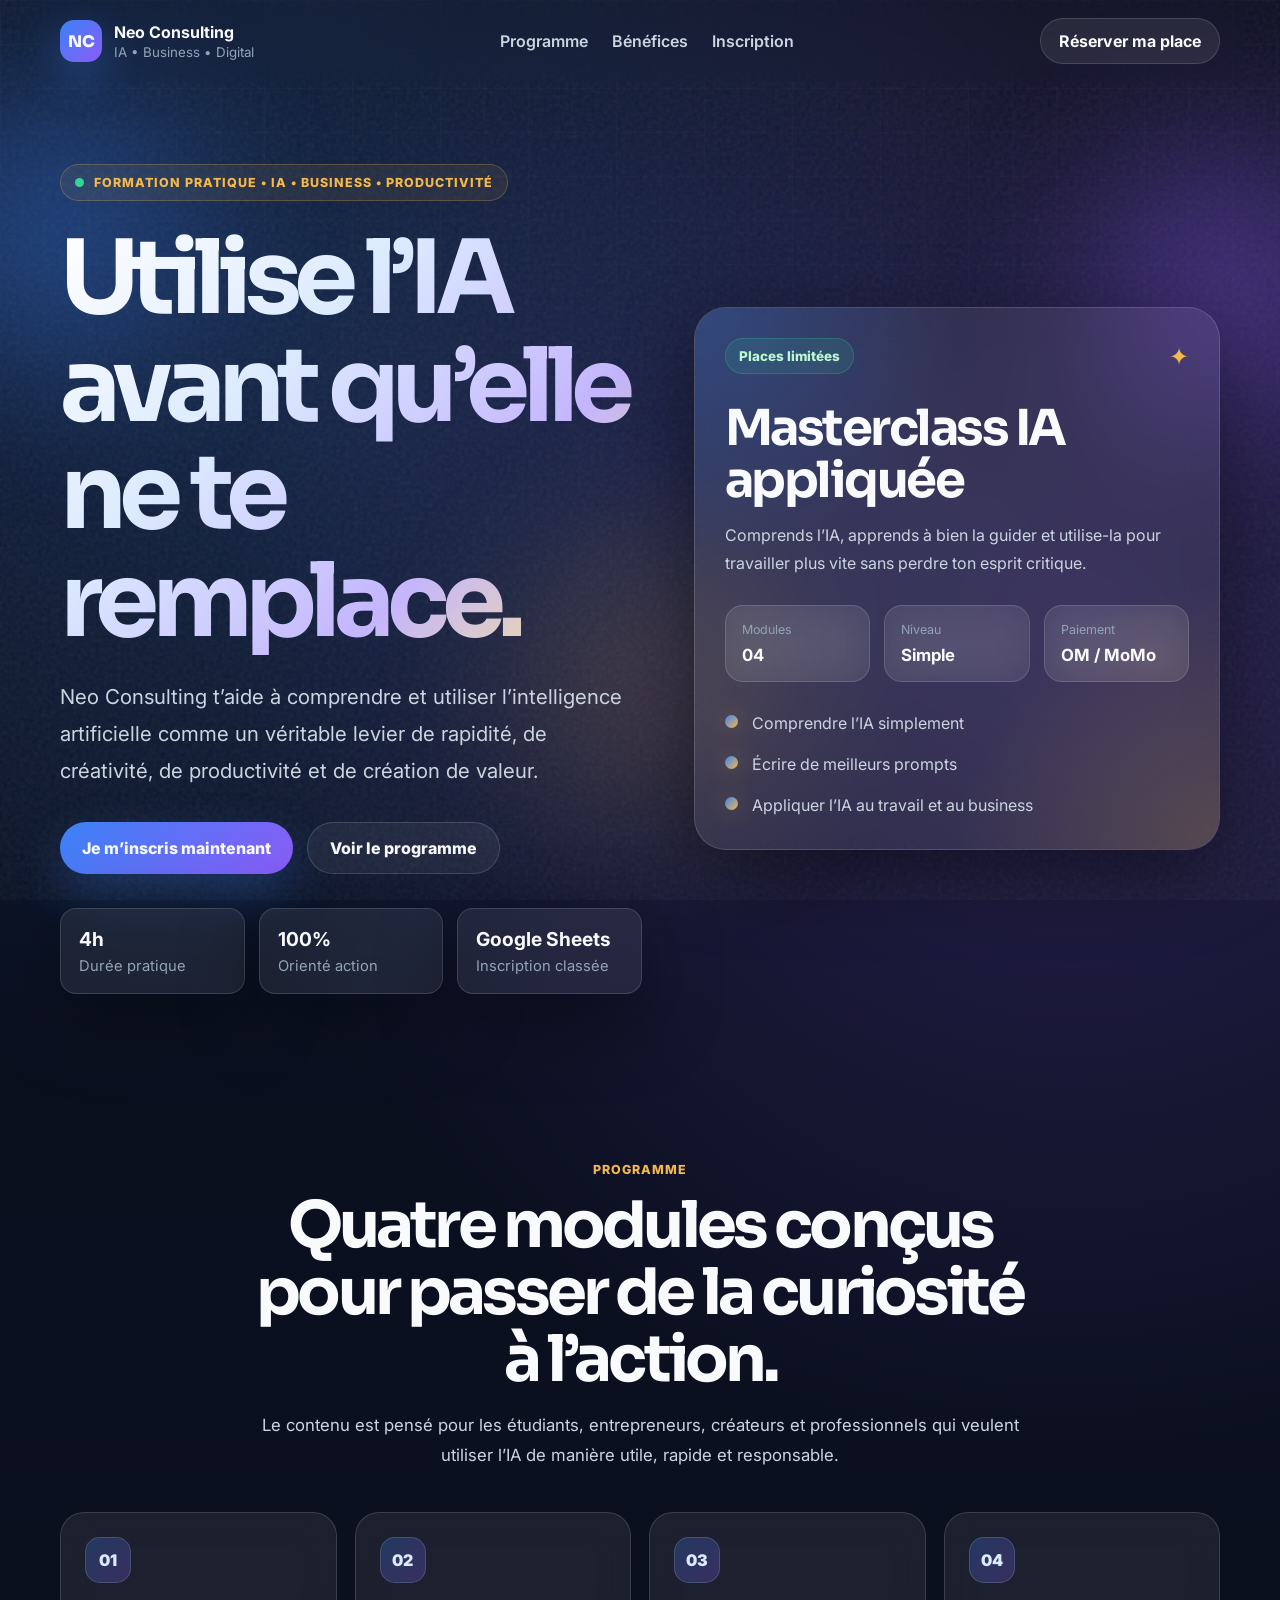
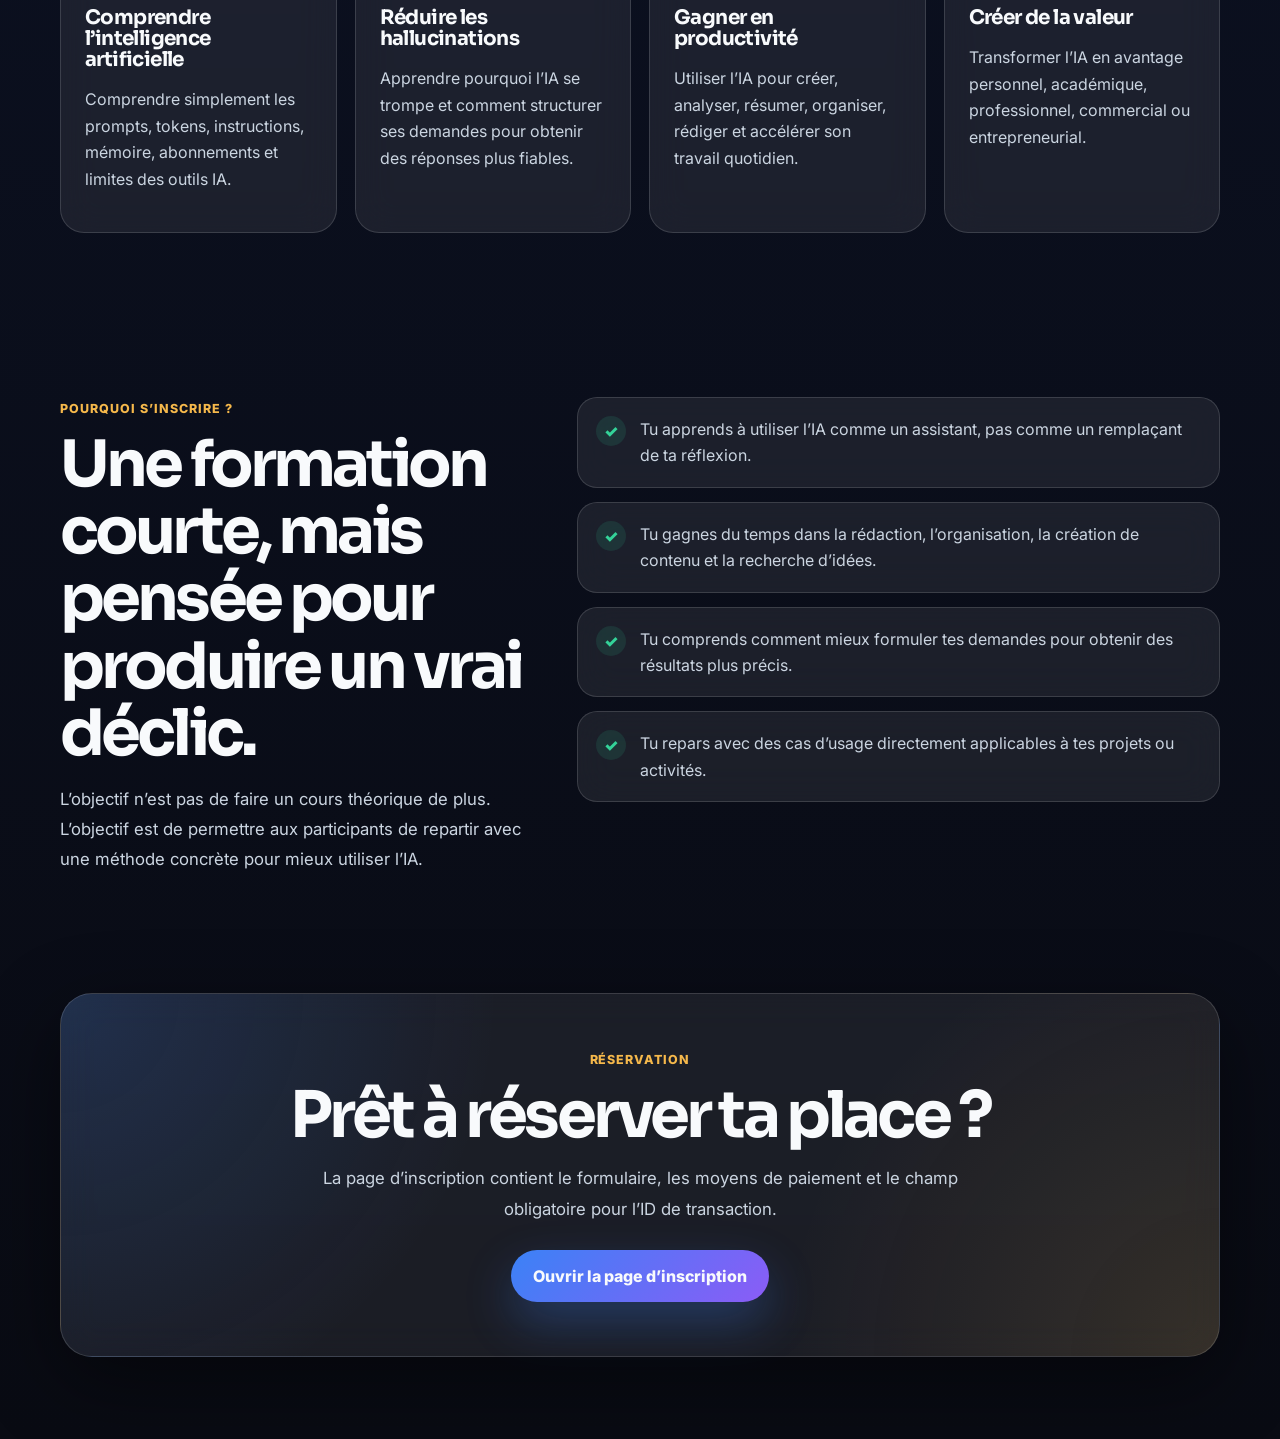
<file: index.html>
<!DOCTYPE html>
<html lang="fr">
<head>
  <meta charset="UTF-8" />
  <meta name="viewport" content="width=device-width, initial-scale=1.0" />
  <title>Inscription Neo Consulting — Masterclass IA</title>
  <meta name="description" content="Inscrivez-vous à la masterclass IA pratique pour apprendre à utiliser l’intelligence artificielle comme un outil de productivité, de business et de création de valeur." />
  <link rel="preconnect" href="https://fonts.googleapis.com">
  <link rel="preconnect" href="https://fonts.gstatic.com" crossorigin>
  <link href="https://fonts.googleapis.com/css2?family=Inter:wght@400;500;600;700;800;900&family=Sora:wght@500;600;700;800&display=swap" rel="stylesheet">
  <link rel="stylesheet" href="Style.css" />
</head>
<body>
  <div class="site-noise"></div>
  <div class="orb orb-blue"></div>
  <div class="orb orb-violet"></div>
  <div class="orb orb-gold"></div>

  <header class="nav">
    <a href="#top" class="brand" aria-label="Retour en haut de page">
      <span class="brand-mark">NC</span>
      <span>
        <strong>Neo Consulting</strong>
        <small>IA • Business • Digital</small>
      </span>
    </a>

    <nav class="nav-links" aria-label="Navigation principale">
      <a href="#programme">Programme</a>
      <a href="#benefices">Bénéfices</a>
      <a href="inscription.html">Inscription</a>
    </nav>

    <a href="inscription.html" class="nav-cta">Réserver ma place</a>
  </header>

  <main id="top">
    <section class="hero section">
      <div class="hero-content reveal">
        <div class="eyebrow">
          <span class="pulse-dot"></span>
          Formation pratique • IA • Business • Productivité
        </div>

        <h1>Utilise l’IA avant qu’elle ne te remplace.</h1>

        <p class="hero-lead">
          Neo Consulting t’aide à comprendre et utiliser l’intelligence artificielle comme un véritable levier de rapidité, de créativité, de productivité et de création de valeur.
        </p>

        <div class="hero-actions">
          <a href="inscription.html" class="btn btn-primary">Je m’inscris maintenant</a>
          <a href="#programme" class="btn btn-secondary">Voir le programme</a>
        </div>

        <div class="trust-row" aria-label="Informations principales de la formation">
          <div>
            <strong>4h</strong>
            <span>Durée pratique</span>
          </div>
          <div>
            <strong>100%</strong>
            <span>Orienté action</span>
          </div>
          <div>
            <strong>Google Sheets</strong>
            <span>Inscription classée</span>
          </div>
        </div>
      </div>

      <aside class="hero-card reveal">
        <div class="card-glow"></div>
        <div class="hero-card-header">
          <span class="status-pill">Places limitées</span>
          <span class="spark">✦</span>
        </div>

        <h2>Masterclass IA appliquée</h2>
        <p>Comprends l’IA, apprends à bien la guider et utilise-la pour travailler plus vite sans perdre ton esprit critique.</p>

        <div class="mini-dashboard">
          <div class="metric-card">
            <span>Modules</span>
            <strong>04</strong>
          </div>
          <div class="metric-card">
            <span>Niveau</span>
            <strong>Simple</strong>
          </div>
          <div class="metric-card">
            <span>Paiement</span>
            <strong>OM / MoMo</strong>
          </div>
        </div>

        <div class="timeline">
          <div>
            <span></span>
            <p>Comprendre l’IA simplement</p>
          </div>
          <div>
            <span></span>
            <p>Écrire de meilleurs prompts</p>
          </div>
          <div>
            <span></span>
            <p>Appliquer l’IA au travail et au business</p>
          </div>
        </div>
      </aside>
    </section>

    <section id="programme" class="section reveal">
      <div class="section-heading">
        <span class="section-tag">Programme</span>
        <h2>Quatre modules conçus pour passer de la curiosité à l’action.</h2>
        <p>Le contenu est pensé pour les étudiants, entrepreneurs, créateurs et professionnels qui veulent utiliser l’IA de manière utile, rapide et responsable.</p>
      </div>

      <div class="module-grid">
        <article class="module-card">
          <span class="module-icon">01</span>
          <h3>Comprendre l’intelligence artificielle</h3>
          <p>Comprendre simplement les prompts, tokens, instructions, mémoire, abonnements et limites des outils IA.</p>
        </article>
        <article class="module-card">
          <span class="module-icon">02</span>
          <h3>Réduire les hallucinations</h3>
          <p>Apprendre pourquoi l’IA se trompe et comment structurer ses demandes pour obtenir des réponses plus fiables.</p>
        </article>
        <article class="module-card">
          <span class="module-icon">03</span>
          <h3>Gagner en productivité</h3>
          <p>Utiliser l’IA pour créer, analyser, résumer, organiser, rédiger et accélérer son travail quotidien.</p>
        </article>
        <article class="module-card">
          <span class="module-icon">04</span>
          <h3>Créer de la valeur</h3>
          <p>Transformer l’IA en avantage personnel, académique, professionnel, commercial ou entrepreneurial.</p>
        </article>
      </div>
    </section>

    <section id="benefices" class="section split-section reveal">
      <div>
        <span class="section-tag">Pourquoi s’inscrire ?</span>
        <h2>Une formation courte, mais pensée pour produire un vrai déclic.</h2>
        <p class="muted">
          L’objectif n’est pas de faire un cours théorique de plus. L’objectif est de permettre aux participants de repartir avec une méthode concrète pour mieux utiliser l’IA.
        </p>
      </div>

      <div class="benefit-list">
        <div class="benefit-item">
          <span>✓</span>
          <p>Tu apprends à utiliser l’IA comme un assistant, pas comme un remplaçant de ta réflexion.</p>
        </div>
        <div class="benefit-item">
          <span>✓</span>
          <p>Tu gagnes du temps dans la rédaction, l’organisation, la création de contenu et la recherche d’idées.</p>
        </div>
        <div class="benefit-item">
          <span>✓</span>
          <p>Tu comprends comment mieux formuler tes demandes pour obtenir des résultats plus précis.</p>
        </div>
        <div class="benefit-item">
          <span>✓</span>
          <p>Tu repars avec des cas d’usage directement applicables à tes projets ou activités.</p>
        </div>
      </div>
    </section>

    <section class="section final-cta reveal">
      <div class="final-cta-card">
        <span class="section-tag">Réservation</span>
        <h2>Prêt à réserver ta place ?</h2>
        <p>La page d’inscription contient le formulaire, les moyens de paiement et le champ obligatoire pour l’ID de transaction.</p>
        <a href="inscription.html" class="btn btn-primary">Ouvrir la page d’inscription</a>
      </div>
    </section>
  </main>

  <a href="inscription.html" class="mobile-sticky-cta">S’inscrire maintenant</a>

  <script src="Config.js"></script>
  <script src="Script.js"></script>
</body>
</html>
</file>
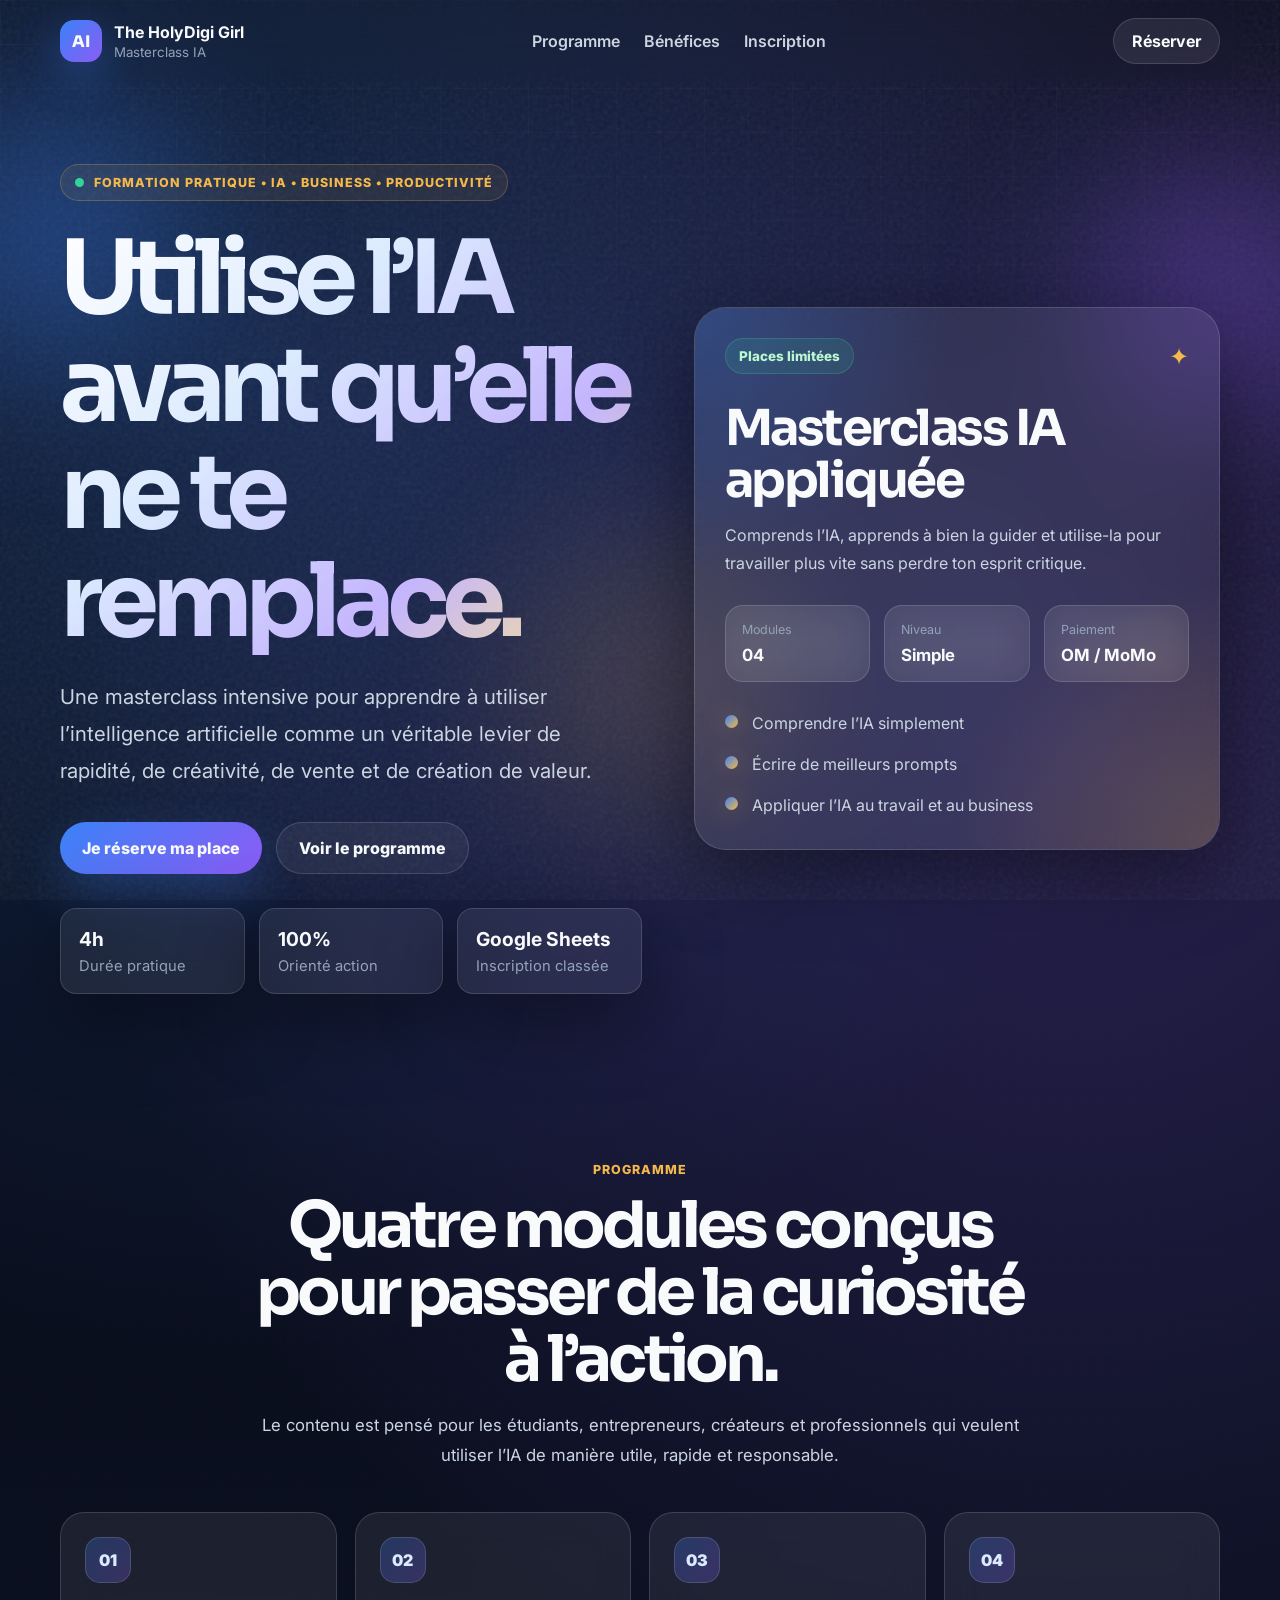
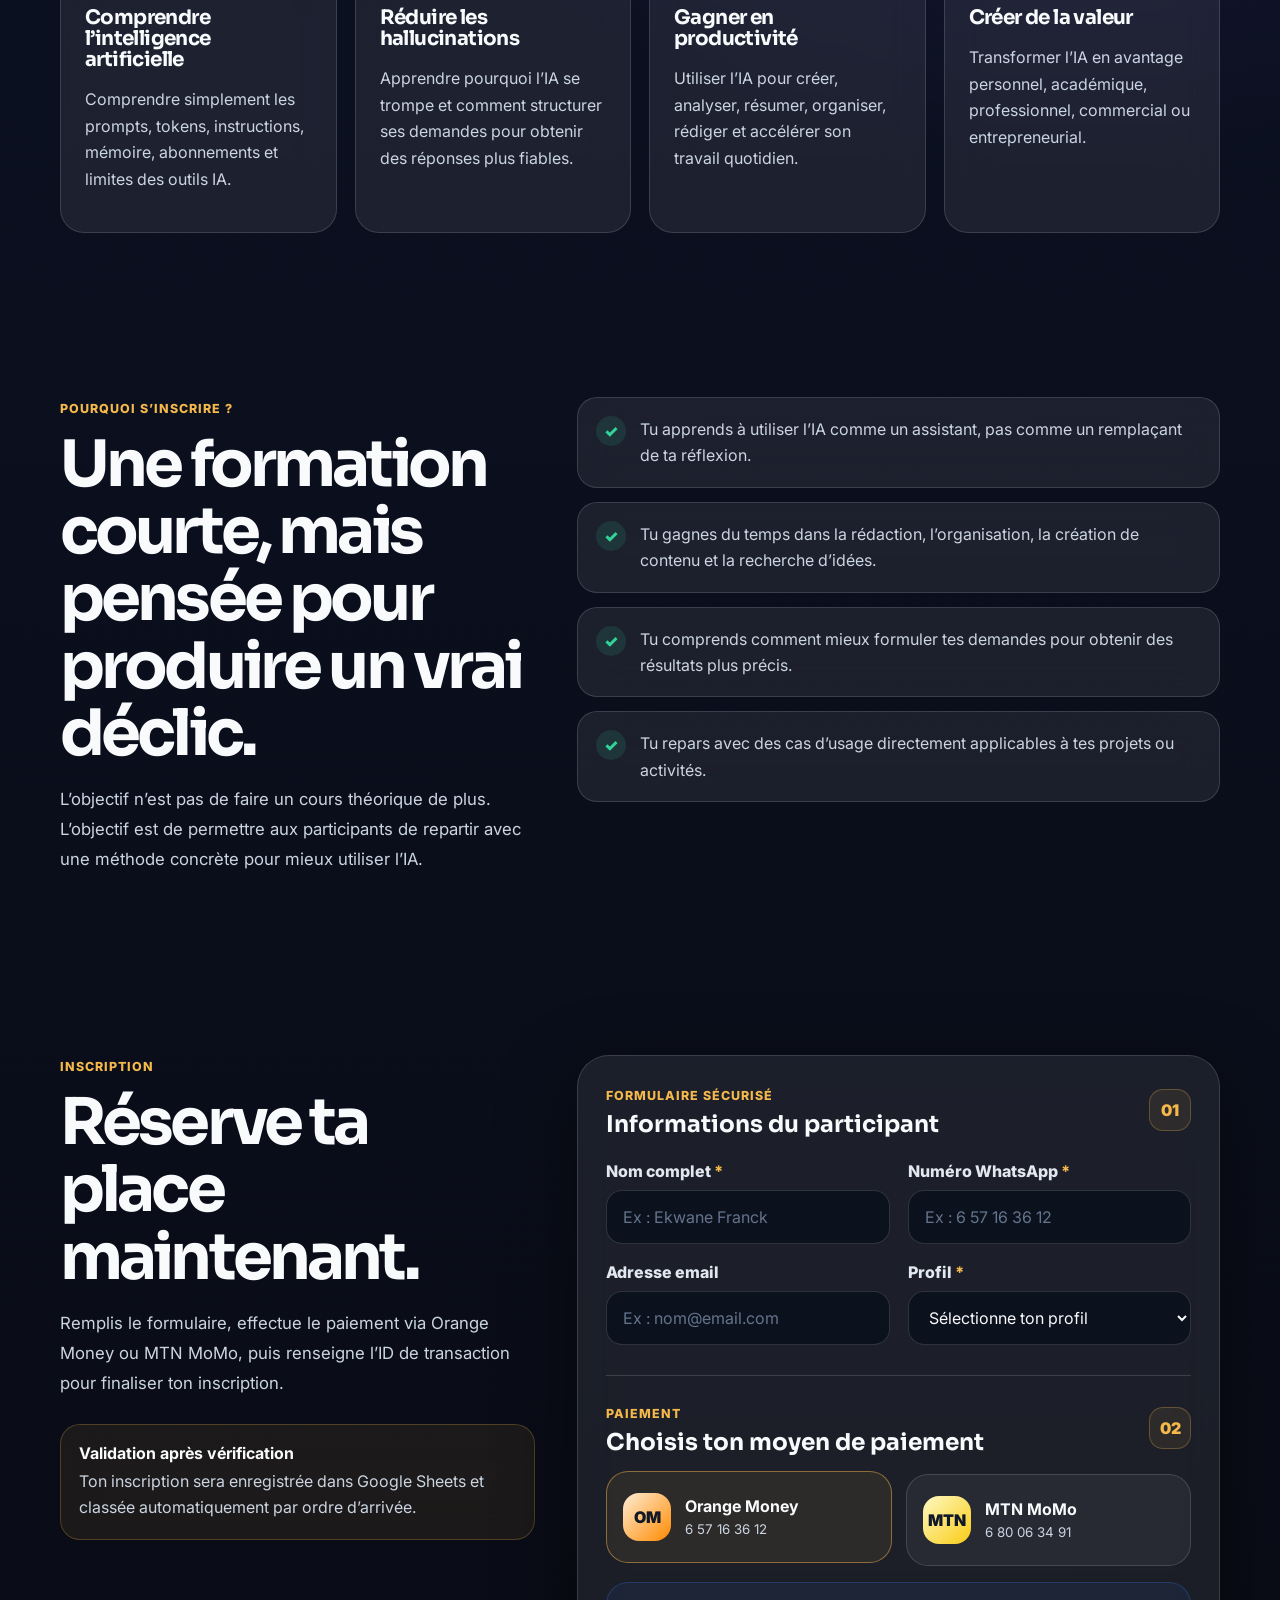
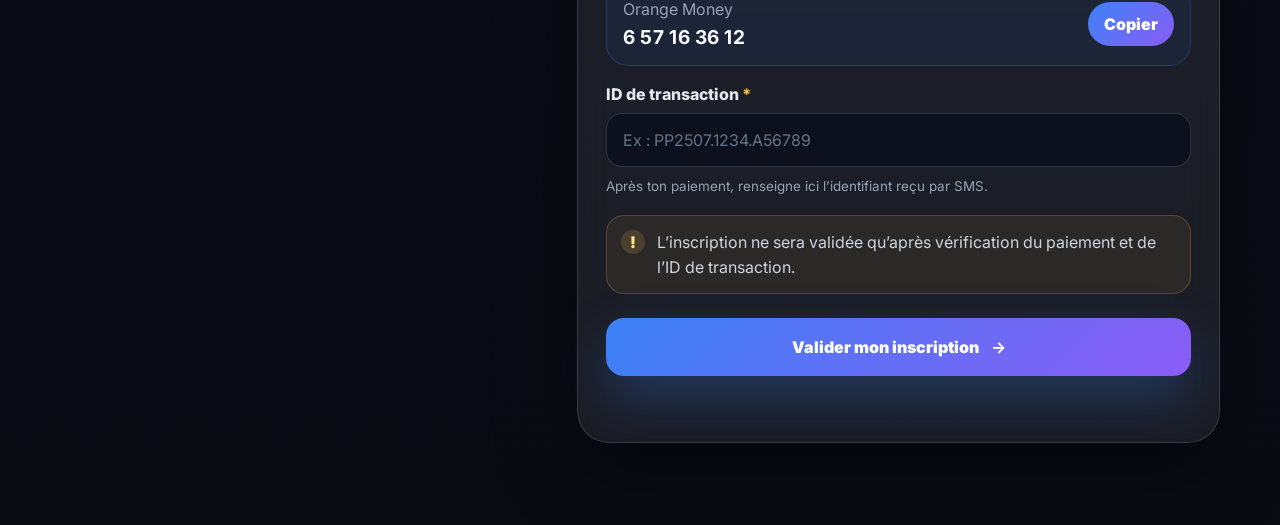
<file: Inscription.html>
<!DOCTYPE html>
<html lang="fr">
<head>
  <meta charset="UTF-8" />
  <meta name="viewport" content="width=device-width, initial-scale=1.0" />
  <title>Inscription Masterclass IA — The HolyDigi Girl</title>
  <meta name="description" content="Inscrivez-vous à la masterclass IA pratique pour apprendre à utiliser l’intelligence artificielle comme un outil de productivité, de business et de création de valeur." />
  <link rel="preconnect" href="https://fonts.googleapis.com">
  <link rel="preconnect" href="https://fonts.gstatic.com" crossorigin>
  <link href="https://fonts.googleapis.com/css2?family=Inter:wght@400;500;600;700;800;900&family=Sora:wght@500;600;700;800&display=swap" rel="stylesheet">
  <link rel="stylesheet" href="Style.css" />
</head>
<body>
  <div class="site-noise"></div>
  <div class="orb orb-blue"></div>
  <div class="orb orb-violet"></div>
  <div class="orb orb-gold"></div>

  <header class="nav">
    <a href="#top" class="brand" aria-label="Retour en haut de page">
      <span class="brand-mark">AI</span>
      <span>
        <strong>The HolyDigi Girl</strong>
        <small>Masterclass IA</small>
      </span>
    </a>

    <nav class="nav-links" aria-label="Navigation principale">
      <a href="#programme">Programme</a>
      <a href="#benefices">Bénéfices</a>
      <a href="#inscription">Inscription</a>
    </nav>

    <a href="#inscription" class="nav-cta">Réserver</a>
  </header>

  <main id="top">
    <section class="hero section">
      <div class="hero-content reveal">
        <div class="eyebrow">
          <span class="pulse-dot"></span>
          Formation pratique • IA • Business • Productivité
        </div>

        <h1>Utilise l’IA avant qu’elle ne te remplace.</h1>

        <p class="hero-lead">
          Une masterclass intensive pour apprendre à utiliser l’intelligence artificielle comme un véritable levier de rapidité, de créativité, de vente et de création de valeur.
        </p>

        <div class="hero-actions">
          <a href="#inscription" class="btn btn-primary">Je réserve ma place</a>
          <a href="#programme" class="btn btn-secondary">Voir le programme</a>
        </div>

        <div class="trust-row" aria-label="Informations principales de la formation">
          <div>
            <strong>4h</strong>
            <span>Durée pratique</span>
          </div>
          <div>
            <strong>100%</strong>
            <span>Orienté action</span>
          </div>
          <div>
            <strong>Google Sheets</strong>
            <span>Inscription classée</span>
          </div>
        </div>
      </div>

      <aside class="hero-card reveal">
        <div class="card-glow"></div>
        <div class="hero-card-header">
          <span class="status-pill">Places limitées</span>
          <span class="spark">✦</span>
        </div>

        <h2>Masterclass IA appliquée</h2>
        <p>Comprends l’IA, apprends à bien la guider et utilise-la pour travailler plus vite sans perdre ton esprit critique.</p>

        <div class="mini-dashboard">
          <div class="metric-card">
            <span>Modules</span>
            <strong>04</strong>
          </div>
          <div class="metric-card">
            <span>Niveau</span>
            <strong>Simple</strong>
          </div>
          <div class="metric-card">
            <span>Paiement</span>
            <strong>OM / MoMo</strong>
          </div>
        </div>

        <div class="timeline">
          <div>
            <span></span>
            <p>Comprendre l’IA simplement</p>
          </div>
          <div>
            <span></span>
            <p>Écrire de meilleurs prompts</p>
          </div>
          <div>
            <span></span>
            <p>Appliquer l’IA au travail et au business</p>
          </div>
        </div>
      </aside>
    </section>

    <section id="programme" class="section reveal">
      <div class="section-heading">
        <span class="section-tag">Programme</span>
        <h2>Quatre modules conçus pour passer de la curiosité à l’action.</h2>
        <p>Le contenu est pensé pour les étudiants, entrepreneurs, créateurs et professionnels qui veulent utiliser l’IA de manière utile, rapide et responsable.</p>
      </div>

      <div class="module-grid">
        <article class="module-card">
          <span class="module-icon">01</span>
          <h3>Comprendre l’intelligence artificielle</h3>
          <p>Comprendre simplement les prompts, tokens, instructions, mémoire, abonnements et limites des outils IA.</p>
        </article>
        <article class="module-card">
          <span class="module-icon">02</span>
          <h3>Réduire les hallucinations</h3>
          <p>Apprendre pourquoi l’IA se trompe et comment structurer ses demandes pour obtenir des réponses plus fiables.</p>
        </article>
        <article class="module-card">
          <span class="module-icon">03</span>
          <h3>Gagner en productivité</h3>
          <p>Utiliser l’IA pour créer, analyser, résumer, organiser, rédiger et accélérer son travail quotidien.</p>
        </article>
        <article class="module-card">
          <span class="module-icon">04</span>
          <h3>Créer de la valeur</h3>
          <p>Transformer l’IA en avantage personnel, académique, professionnel, commercial ou entrepreneurial.</p>
        </article>
      </div>
    </section>

    <section id="benefices" class="section split-section reveal">
      <div>
        <span class="section-tag">Pourquoi s’inscrire ?</span>
        <h2>Une formation courte, mais pensée pour produire un vrai déclic.</h2>
        <p class="muted">
          L’objectif n’est pas de faire un cours théorique de plus. L’objectif est de permettre aux participants de repartir avec une méthode concrète pour mieux utiliser l’IA.
        </p>
      </div>

      <div class="benefit-list">
        <div class="benefit-item">
          <span>✓</span>
          <p>Tu apprends à utiliser l’IA comme un assistant, pas comme un remplaçant de ta réflexion.</p>
        </div>
        <div class="benefit-item">
          <span>✓</span>
          <p>Tu gagnes du temps dans la rédaction, l’organisation, la création de contenu et la recherche d’idées.</p>
        </div>
        <div class="benefit-item">
          <span>✓</span>
          <p>Tu comprends comment mieux formuler tes demandes pour obtenir des résultats plus précis.</p>
        </div>
        <div class="benefit-item">
          <span>✓</span>
          <p>Tu repars avec des cas d’usage directement applicables à tes projets ou activités.</p>
        </div>
      </div>
    </section>

    <section id="inscription" class="section registration-section reveal">
      <div class="registration-copy">
        <span class="section-tag">Inscription</span>
        <h2>Réserve ta place maintenant.</h2>
        <p>
          Remplis le formulaire, effectue le paiement via Orange Money ou MTN MoMo, puis renseigne l’ID de transaction pour finaliser ton inscription.
        </p>

        <div class="security-note">
          <strong>Validation après vérification</strong>
          <span>Ton inscription sera enregistrée dans Google Sheets et classée automatiquement par ordre d’arrivée.</span>
        </div>
      </div>

      <form id="registrationForm" class="form-card" novalidate>
        <div class="form-header">
          <div>
            <span class="form-kicker">Formulaire sécurisé</span>
            <h3>Informations du participant</h3>
          </div>
          <span class="form-step">01</span>
        </div>

        <div class="form-grid">
          <div class="field-group">
            <label for="fullName">Nom complet <span>*</span></label>
            <input type="text" id="fullName" name="fullName" placeholder="Ex : Ekwane Franck" required />
            <small class="error-message">Le nom complet est obligatoire.</small>
          </div>

          <div class="field-group">
            <label for="whatsapp">Numéro WhatsApp <span>*</span></label>
            <input type="tel" id="whatsapp" name="whatsapp" placeholder="Ex : 6 57 16 36 12" required />
            <small class="error-message">Le numéro WhatsApp est obligatoire.</small>
          </div>

          <div class="field-group">
            <label for="email">Adresse email</label>
            <input type="email" id="email" name="email" placeholder="Ex : nom@email.com" />
            <small class="error-message">Entre une adresse email valide.</small>
          </div>

          <div class="field-group">
            <label for="profile">Profil <span>*</span></label>
            <select id="profile" name="profile" required>
              <option value="">Sélectionne ton profil</option>
              <option>Étudiant(e)</option>
              <option>Entrepreneur(e)</option>
              <option>Salarié(e)</option>
              <option>Créateur / créatrice de contenu</option>
              <option>Autre</option>
            </select>
            <small class="error-message">Le profil est obligatoire.</small>
          </div>
        </div>

        <div class="payment-panel">
          <div class="payment-header">
            <div>
              <span class="form-kicker">Paiement</span>
              <h3>Choisis ton moyen de paiement</h3>
            </div>
            <span class="form-step">02</span>
          </div>

          <div class="payment-options" role="radiogroup" aria-label="Mode de paiement">
            <label class="payment-card active" data-provider="Orange Money">
              <input type="radio" name="paymentMethod" value="Orange Money" checked required />
              <span class="payment-logo orange">OM</span>
              <span>
                <strong>Orange Money</strong>
                <small>6 57 16 36 12</small>
              </span>
            </label>

            <label class="payment-card" data-provider="MTN Mobile Money">
              <input type="radio" name="paymentMethod" value="MTN Mobile Money" required />
              <span class="payment-logo mtn">MTN</span>
              <span>
                <strong>MTN MoMo</strong>
                <small>6 80 06 34 91</small>
              </span>
            </label>
          </div>

          <div class="copy-box">
            <div>
              <span id="selectedPaymentName">Orange Money</span>
              <strong id="selectedPaymentNumber">6 57 16 36 12</strong>
            </div>
            <button type="button" id="copyButton" class="copy-btn">Copier</button>
          </div>

          <div class="field-group transaction-field">
            <label for="transactionId">ID de transaction <span>*</span></label>
            <input type="text" id="transactionId" name="transactionId" placeholder="Ex : PP2507.1234.A56789" required />
            <small class="help-text">Après ton paiement, renseigne ici l’identifiant reçu par SMS.</small>
            <small class="error-message">L’ID de transaction est obligatoire pour valider l’inscription.</small>
          </div>

          <input type="hidden" id="paymentNumber" name="paymentNumber" value="6 57 16 36 12" />

          <div class="payment-warning">
            <span>!</span>
            <p>L’inscription ne sera validée qu’après vérification du paiement et de l’ID de transaction.</p>
          </div>
        </div>

        <button type="submit" class="submit-btn">
          <span>Valider mon inscription</span>
          <strong>→</strong>
        </button>

        <p id="formStatus" class="form-status" role="status" aria-live="polite"></p>
      </form>
    </section>
  </main>

  <a href="#inscription" class="mobile-sticky-cta">S’inscrire maintenant</a>

  <script src="Config.js"></script>
  <script src="Script.js"></script>
</body>
</html>
</file>
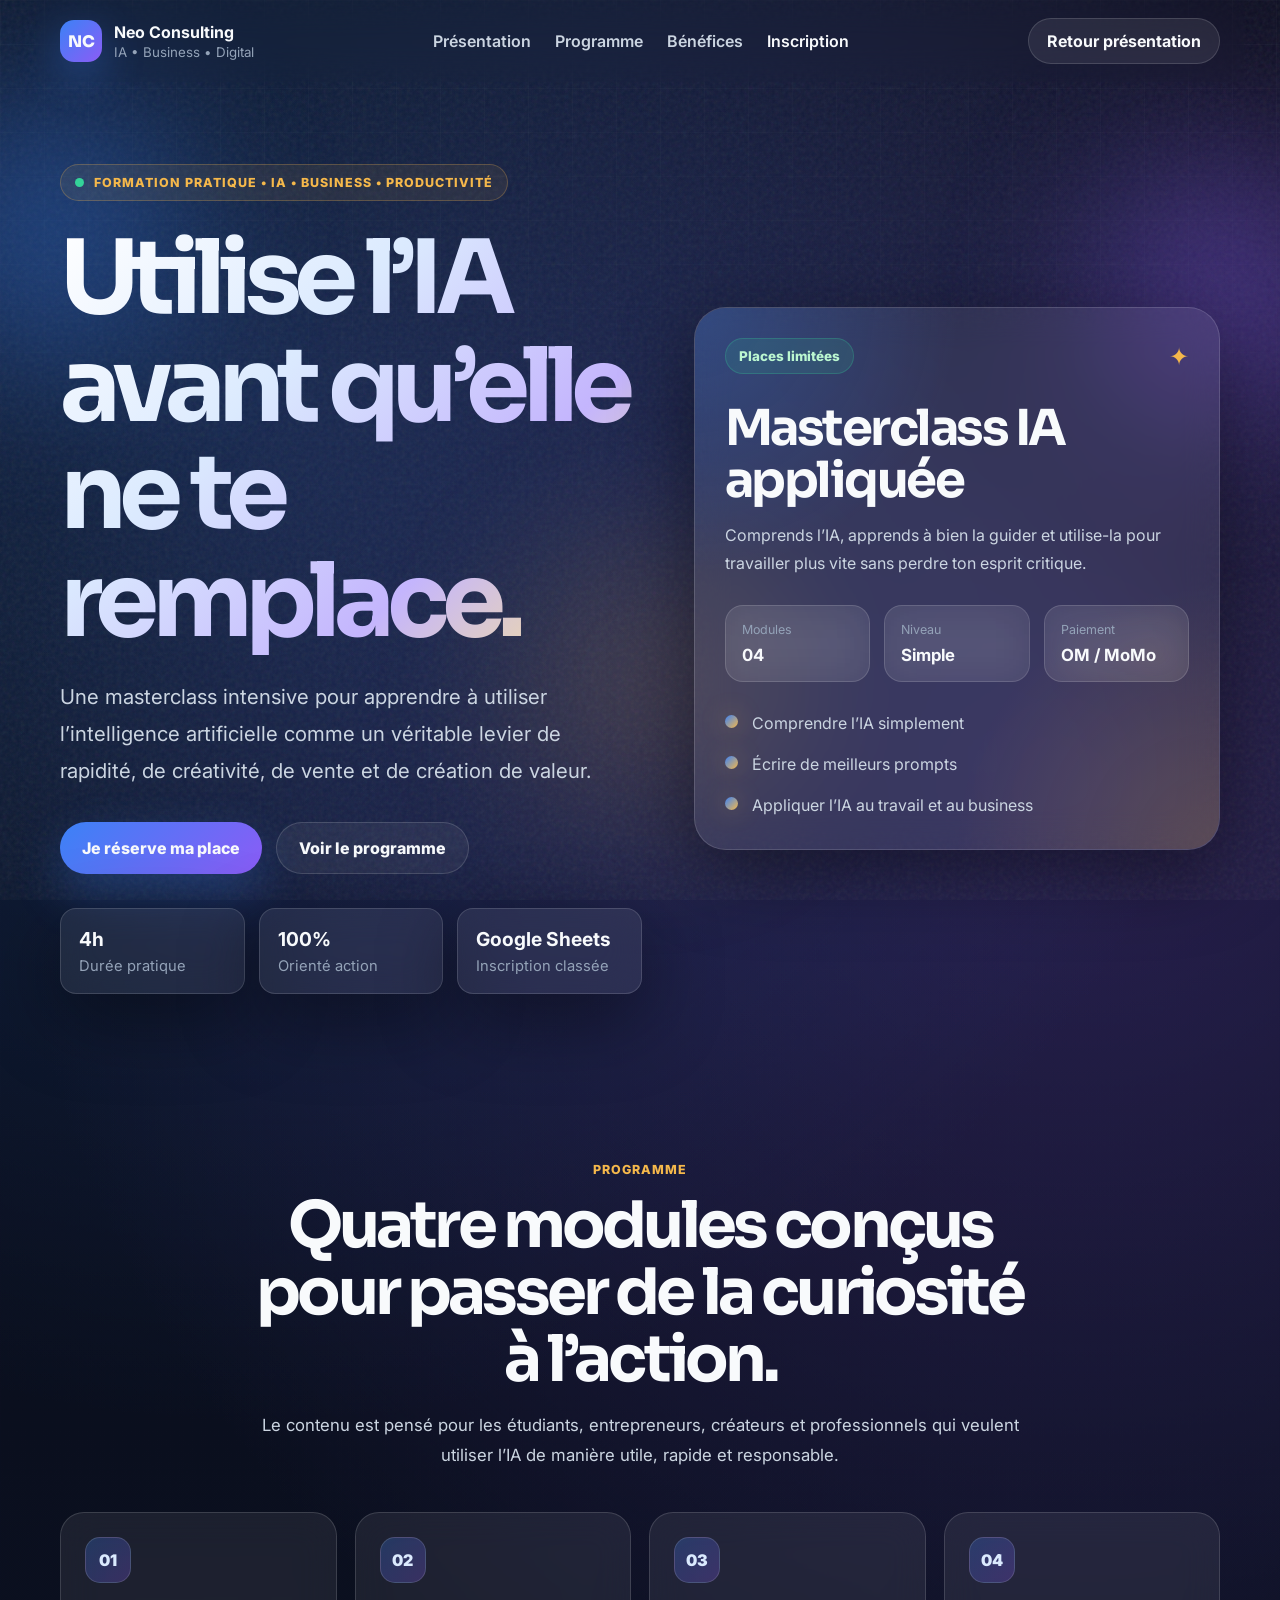
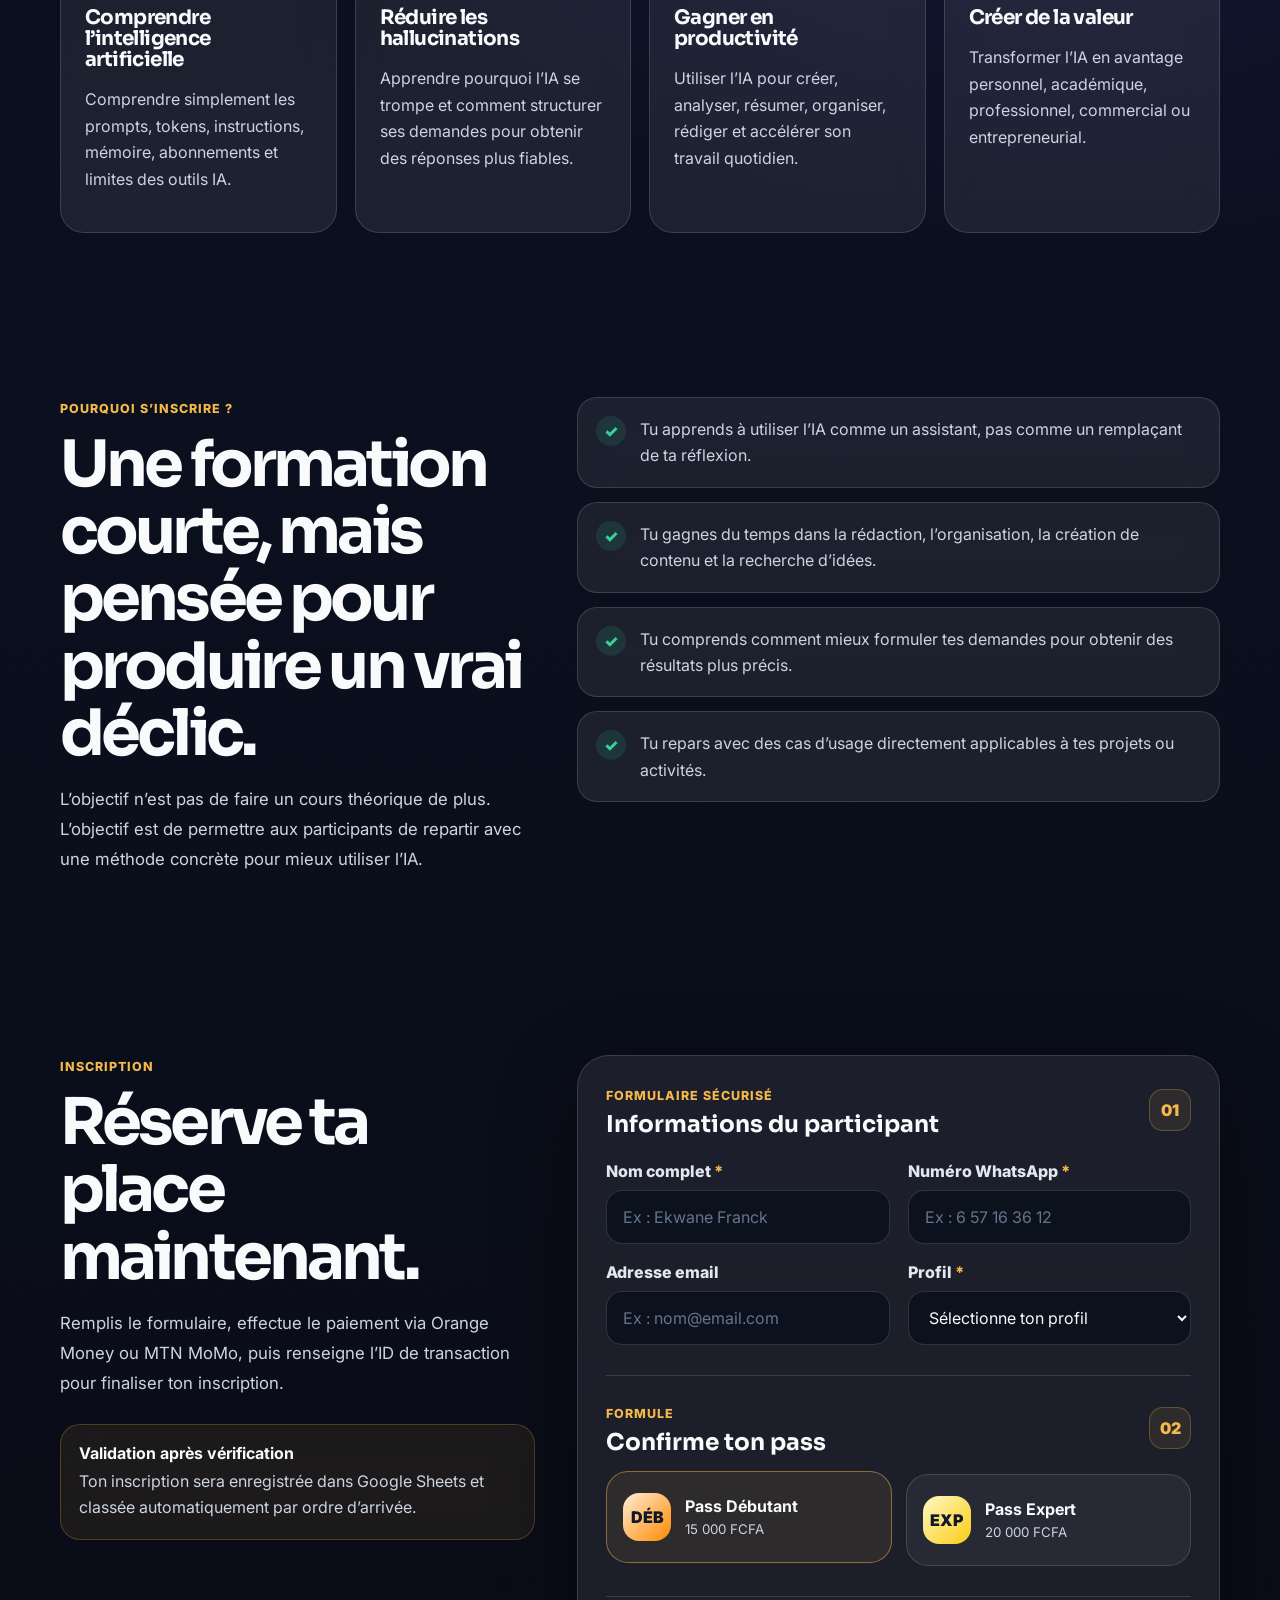
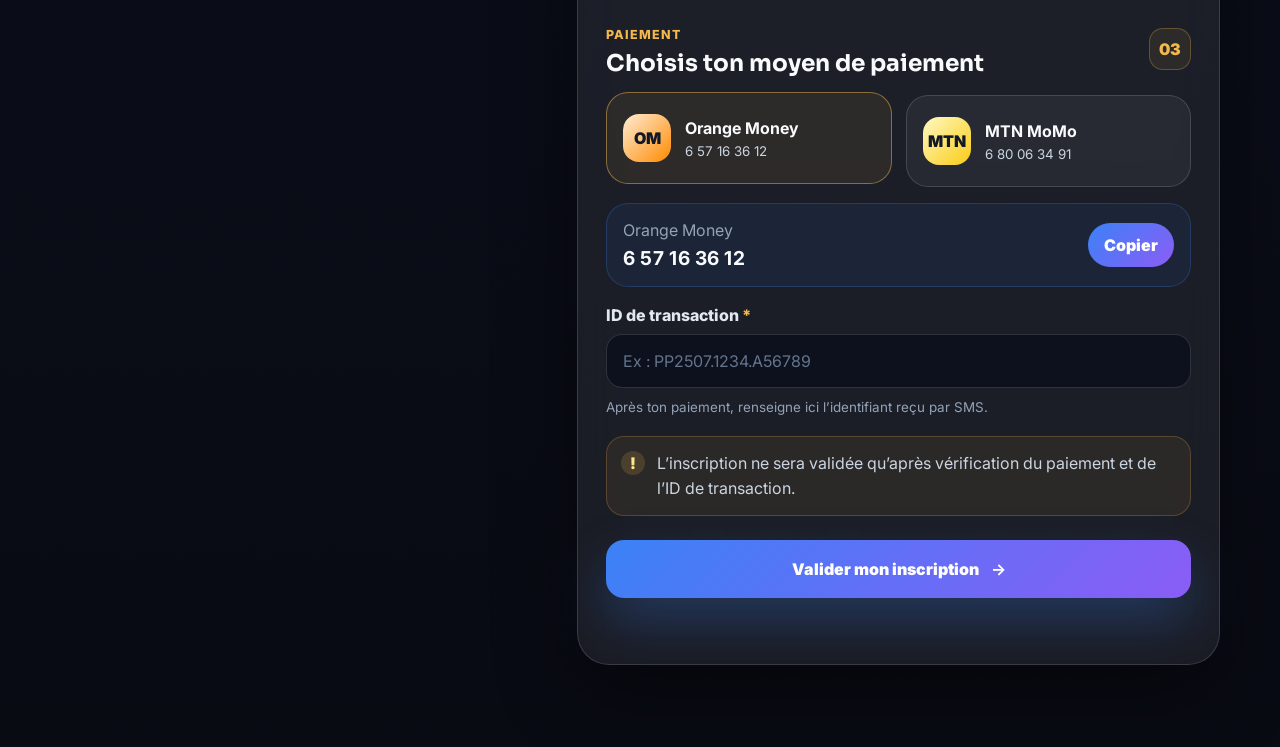
<file: inscription.html>
<!DOCTYPE html>
<html lang="fr">
<head>
  <meta charset="UTF-8" />
  <meta name="viewport" content="width=device-width, initial-scale=1.0" />
  <title>Inscription Neo Consulting — Masterclass IA</title>
  <meta name="description" content="Inscrivez-vous à la masterclass IA pratique pour apprendre à utiliser l’intelligence artificielle comme un outil de productivité, de business et de création de valeur." />
  <link rel="preconnect" href="https://fonts.googleapis.com">
  <link rel="preconnect" href="https://fonts.gstatic.com" crossorigin>
  <link href="https://fonts.googleapis.com/css2?family=Inter:wght@400;500;600;700;800;900&family=Sora:wght@500;600;700;800&display=swap" rel="stylesheet">
  <link rel="stylesheet" href="Style.css" />
</head>
<body>
  <div class="site-noise"></div>
  <div class="orb orb-blue"></div>
  <div class="orb orb-violet"></div>
  <div class="orb orb-gold"></div>

  <header class="nav">
    <a href="#top" class="brand" aria-label="Retour en haut de page">
      <span class="brand-mark">NC</span>
      <span>
        <strong>Neo Consulting</strong>
        <small>IA • Business • Digital</small>
      </span>
    </a>

    <nav class="nav-links" aria-label="Navigation principale">
      <a href="index.html">Présentation</a>
      <a href="index.html#programme">Programme</a>
      <a href="index.html#benefices">Bénéfices</a>
      <a href="inscription.html" class="active">Inscription</a>
    </nav>

    <a href="index.html" class="nav-cta">Retour présentation</a>
  </header>

  <main id="top">
    <section class="hero section">
      <div class="hero-content reveal">
        <div class="eyebrow">
          <span class="pulse-dot"></span>
          Formation pratique • IA • Business • Productivité
        </div>

        <h1>Utilise l’IA avant qu’elle ne te remplace.</h1>

        <p class="hero-lead">
          Une masterclass intensive pour apprendre à utiliser l’intelligence artificielle comme un véritable levier de rapidité, de créativité, de vente et de création de valeur.
        </p>

        <div class="hero-actions">
          <a href="#inscription" class="btn btn-primary">Je réserve ma place</a>
          <a href="#programme" class="btn btn-secondary">Voir le programme</a>
        </div>

        <div class="trust-row" aria-label="Informations principales de la formation">
          <div>
            <strong>4h</strong>
            <span>Durée pratique</span>
          </div>
          <div>
            <strong>100%</strong>
            <span>Orienté action</span>
          </div>
          <div>
            <strong>Google Sheets</strong>
            <span>Inscription classée</span>
          </div>
        </div>
      </div>

      <aside class="hero-card reveal">
        <div class="card-glow"></div>
        <div class="hero-card-header">
          <span class="status-pill">Places limitées</span>
          <span class="spark">✦</span>
        </div>

        <h2>Masterclass IA appliquée</h2>
        <p>Comprends l’IA, apprends à bien la guider et utilise-la pour travailler plus vite sans perdre ton esprit critique.</p>

        <div class="mini-dashboard">
          <div class="metric-card">
            <span>Modules</span>
            <strong>04</strong>
          </div>
          <div class="metric-card">
            <span>Niveau</span>
            <strong>Simple</strong>
          </div>
          <div class="metric-card">
            <span>Paiement</span>
            <strong>OM / MoMo</strong>
          </div>
        </div>

        <div class="timeline">
          <div>
            <span></span>
            <p>Comprendre l’IA simplement</p>
          </div>
          <div>
            <span></span>
            <p>Écrire de meilleurs prompts</p>
          </div>
          <div>
            <span></span>
            <p>Appliquer l’IA au travail et au business</p>
          </div>
        </div>
      </aside>
    </section>

    <section id="programme" class="section reveal">
      <div class="section-heading">
        <span class="section-tag">Programme</span>
        <h2>Quatre modules conçus pour passer de la curiosité à l’action.</h2>
        <p>Le contenu est pensé pour les étudiants, entrepreneurs, créateurs et professionnels qui veulent utiliser l’IA de manière utile, rapide et responsable.</p>
      </div>

      <div class="module-grid">
        <article class="module-card">
          <span class="module-icon">01</span>
          <h3>Comprendre l’intelligence artificielle</h3>
          <p>Comprendre simplement les prompts, tokens, instructions, mémoire, abonnements et limites des outils IA.</p>
        </article>
        <article class="module-card">
          <span class="module-icon">02</span>
          <h3>Réduire les hallucinations</h3>
          <p>Apprendre pourquoi l’IA se trompe et comment structurer ses demandes pour obtenir des réponses plus fiables.</p>
        </article>
        <article class="module-card">
          <span class="module-icon">03</span>
          <h3>Gagner en productivité</h3>
          <p>Utiliser l’IA pour créer, analyser, résumer, organiser, rédiger et accélérer son travail quotidien.</p>
        </article>
        <article class="module-card">
          <span class="module-icon">04</span>
          <h3>Créer de la valeur</h3>
          <p>Transformer l’IA en avantage personnel, académique, professionnel, commercial ou entrepreneurial.</p>
        </article>
      </div>
    </section>

    <section id="benefices" class="section split-section reveal">
      <div>
        <span class="section-tag">Pourquoi s’inscrire ?</span>
        <h2>Une formation courte, mais pensée pour produire un vrai déclic.</h2>
        <p class="muted">
          L’objectif n’est pas de faire un cours théorique de plus. L’objectif est de permettre aux participants de repartir avec une méthode concrète pour mieux utiliser l’IA.
        </p>
      </div>

      <div class="benefit-list">
        <div class="benefit-item">
          <span>✓</span>
          <p>Tu apprends à utiliser l’IA comme un assistant, pas comme un remplaçant de ta réflexion.</p>
        </div>
        <div class="benefit-item">
          <span>✓</span>
          <p>Tu gagnes du temps dans la rédaction, l’organisation, la création de contenu et la recherche d’idées.</p>
        </div>
        <div class="benefit-item">
          <span>✓</span>
          <p>Tu comprends comment mieux formuler tes demandes pour obtenir des résultats plus précis.</p>
        </div>
        <div class="benefit-item">
          <span>✓</span>
          <p>Tu repars avec des cas d’usage directement applicables à tes projets ou activités.</p>
        </div>
      </div>
    </section>

    <section id="inscription" class="section registration-section reveal">
      <div class="registration-copy">
        <span class="section-tag">Inscription</span>
        <h2>Réserve ta place maintenant.</h2>
        <p>
          Remplis le formulaire, effectue le paiement via Orange Money ou MTN MoMo, puis renseigne l’ID de transaction pour finaliser ton inscription.
        </p>

        <div class="security-note">
          <strong>Validation après vérification</strong>
          <span>Ton inscription sera enregistrée dans Google Sheets et classée automatiquement par ordre d’arrivée.</span>
        </div>
      </div>

      <form id="registrationForm" class="form-card" novalidate>
        <div class="form-header">
          <div>
            <span class="form-kicker">Formulaire sécurisé</span>
            <h3>Informations du participant</h3>
          </div>
          <span class="form-step">01</span>
        </div>

        <div class="form-grid">
          <div class="field-group">
            <label for="fullName">Nom complet <span>*</span></label>
            <input type="text" id="fullName" name="fullName" placeholder="Ex : Ekwane Franck" required />
            <small class="error-message">Le nom complet est obligatoire.</small>
          </div>

          <div class="field-group">
            <label for="whatsapp">Numéro WhatsApp <span>*</span></label>
            <input type="tel" id="whatsapp" name="whatsapp" placeholder="Ex : 6 57 16 36 12" required />
            <small class="error-message">Le numéro WhatsApp est obligatoire.</small>
          </div>

          <div class="field-group">
            <label for="email">Adresse email</label>
            <input type="email" id="email" name="email" placeholder="Ex : nom@email.com" />
            <small class="error-message">Entre une adresse email valide.</small>
          </div>

          <div class="field-group">
            <label for="profile">Profil <span>*</span></label>
            <select id="profile" name="profile" required>
              <option value="">Sélectionne ton profil</option>
              <option>Étudiant(e)</option>
              <option>Entrepreneur(e)</option>
              <option>Salarié(e)</option>
              <option>Créateur / créatrice de contenu</option>
              <option>Autre</option>
            </select>
            <small class="error-message">Le profil est obligatoire.</small>
          </div>
        </div>

        <div class="payment-panel">
          <div class="payment-header">
            <div>
              <span class="form-kicker">Formule</span>
              <h3>Confirme ton pass</h3>
            </div>
            <span class="form-step">02</span>
          </div>

          <div class="payment-options" role="radiogroup" aria-label="Pass choisi">
            <label class="pass-card active" data-provider="Débutant">
              <input type="radio" name="pass" value="Débutant (15 000 FCFA)" checked required />
              <span class="payment-logo orange">DÉB</span>
              <span>
                <strong>Pass Débutant</strong>
                <small>15 000 FCFA</small>
              </span>
            </label>

            <label class="pass-card" data-provider="Expert">
              <input type="radio" name="pass" value="Expert (20 000 FCFA)" required />
              <span class="payment-logo mtn">EXP</span>
              <span>
                <strong>Pass Expert</strong>
                <small>20 000 FCFA</small>
              </span>
            </label>
          </div>
        </div>

        <div class="payment-panel">
          <div class="payment-header">
            <div>
              <span class="form-kicker">Paiement</span>
              <h3>Choisis ton moyen de paiement</h3>
            </div>
            <span class="form-step">03</span>
          </div>

          <div class="payment-options" role="radiogroup" aria-label="Mode de paiement">
            <label class="payment-card active" data-provider="Orange Money">
              <input type="radio" name="paymentMethod" value="Orange Money" checked required />
              <span class="payment-logo orange">OM</span>
              <span>
                <strong>Orange Money</strong>
                <small>6 57 16 36 12</small>
              </span>
            </label>

            <label class="payment-card" data-provider="MTN Mobile Money">
              <input type="radio" name="paymentMethod" value="MTN Mobile Money" required />
              <span class="payment-logo mtn">MTN</span>
              <span>
                <strong>MTN MoMo</strong>
                <small>6 80 06 34 91</small>
              </span>
            </label>
          </div>

          <div class="copy-box">
            <div>
              <span id="selectedPaymentName">Orange Money</span>
              <strong id="selectedPaymentNumber">6 57 16 36 12</strong>
            </div>
            <button type="button" id="copyButton" class="copy-btn">Copier</button>
          </div>

          <div class="field-group transaction-field">
            <label for="transactionId">ID de transaction <span>*</span></label>
            <input type="text" id="transactionId" name="transactionId" placeholder="Ex : PP2507.1234.A56789" required />
            <small class="help-text">Après ton paiement, renseigne ici l’identifiant reçu par SMS.</small>
            <small class="error-message">L’ID de transaction est obligatoire pour valider l’inscription.</small>
          </div>

          <input type="hidden" id="paymentNumber" name="paymentNumber" value="6 57 16 36 12" />

          <div class="payment-warning">
            <span>!</span>
            <p>L’inscription ne sera validée qu’après vérification du paiement et de l’ID de transaction.</p>
          </div>
        </div>

        <button type="submit" class="submit-btn">
          <span>Valider mon inscription</span>
          <strong>→</strong>
        </button>

        <p id="formStatus" class="form-status" role="status" aria-live="polite"></p>
      </form>
    </section>
  </main>


  <script src="Config.js"></script>
  <script src="Script.js"></script>
</body>
</html>
</file>
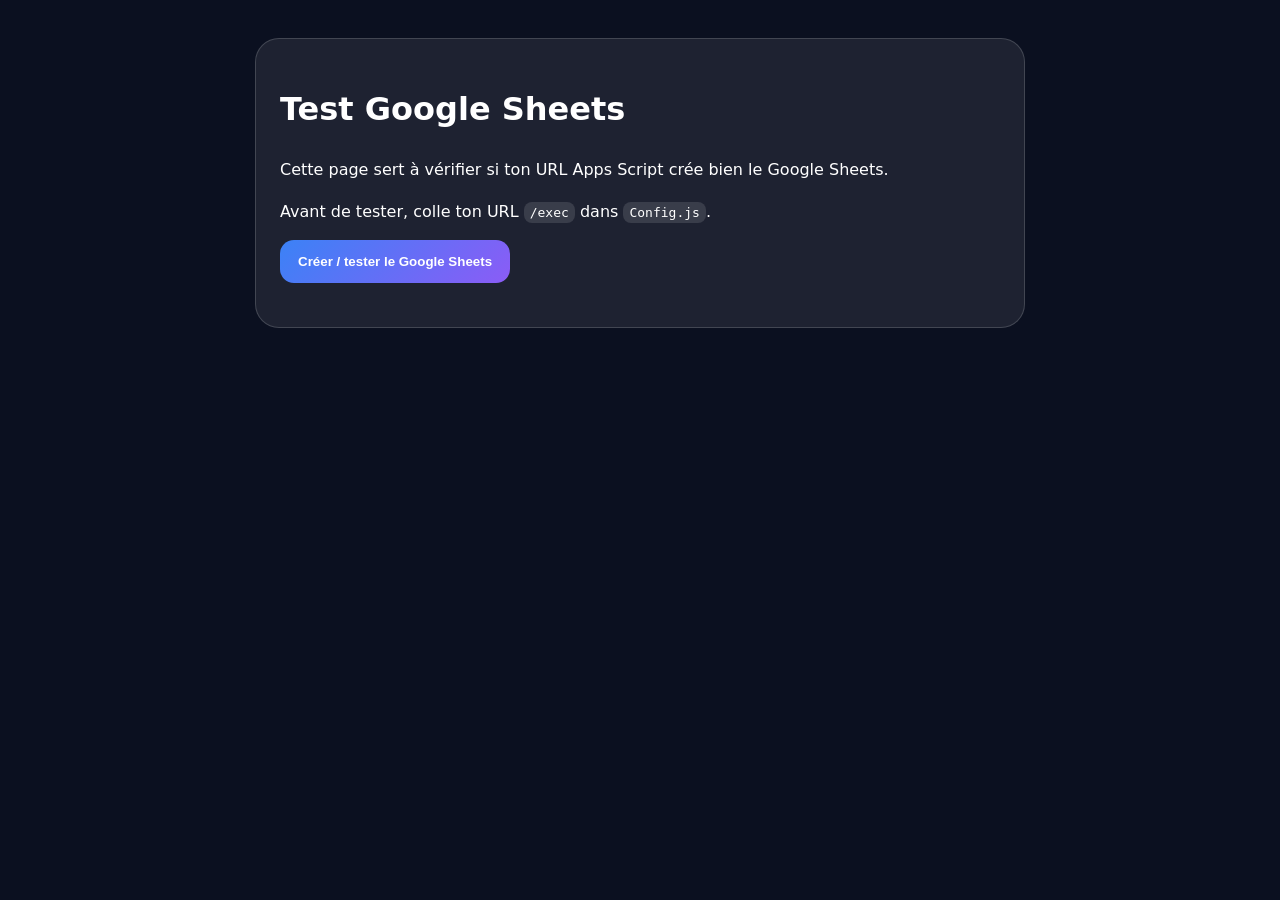
<file: test-google-sheets.html>
<!DOCTYPE html>
<html lang="fr">
<head>
  <meta charset="UTF-8" />
  <meta name="viewport" content="width=device-width, initial-scale=1.0" />
  <title>Test Google Sheets — Neo Consulting</title>
  <style>
    body {
      font-family: system-ui, sans-serif;
      background: #0B1020;
      color: white;
      padding: 30px;
      line-height: 1.6;
    }
    .card {
      max-width: 720px;
      margin: auto;
      background: rgba(255,255,255,.08);
      border: 1px solid rgba(255,255,255,.16);
      border-radius: 24px;
      padding: 24px;
    }
    code {
      background: rgba(255,255,255,.12);
      padding: 3px 6px;
      border-radius: 8px;
    }
    button {
      border: 0;
      border-radius: 14px;
      padding: 14px 18px;
      font-weight: 800;
      cursor: pointer;
      background: linear-gradient(135deg, #3B82F6, #8B5CF6);
      color: white;
    }
    #result {
      margin-top: 20px;
      color: #34D399;
      word-break: break-word;
    }
  </style>
</head>
<body>
  <div class="card">
    <h1>Test Google Sheets</h1>
    <p>Cette page sert à vérifier si ton URL Apps Script crée bien le Google Sheets.</p>
    <p>Avant de tester, colle ton URL <code>/exec</code> dans <code>Config.js</code>.</p>
    <button id="testButton">Créer / tester le Google Sheets</button>
    <p id="result"></p>
  </div>

  <script src="Config.js"></script>
  <script>
    const result = document.getElementById("result");
    document.getElementById("testButton").addEventListener("click", async () => {
      result.textContent = "Test en cours...";

      if (!GOOGLE_APPS_SCRIPT_URL) {
        result.style.color = "#FB7185";
        result.textContent = "Erreur : l’URL n’est pas configurée dans Config.js.";
        return;
      }

      try {
        const response = await fetch(GOOGLE_APPS_SCRIPT_URL);
        const data = await response.json();
        result.style.color = data.success ? "#34D399" : "#FB7185";
        result.textContent = data.success
          ? "Succès : " + data.message + " Lien Google Sheets : " + data.spreadsheetUrl
          : "Erreur : " + data.message;
      } catch (error) {
        result.style.color = "#FB7185";
        result.textContent = "Erreur : " + error.message + ". Vérifie que le script est bien déployé en Application Web avec accès Tout le monde.";
      }
    });
  </script>
</body>
</html>
</file>
<file: Style.css>
/* Neo Consulting — Design premium sombre IA / business */
:root {
  --bg: #070B16;
  --bg-2: #0B1020;
  --panel: rgba(255, 255, 255, 0.075);
  --panel-strong: rgba(255, 255, 255, 0.11);
  --border: rgba(255, 255, 255, 0.14);
  --border-strong: rgba(255, 255, 255, 0.25);
  --text: #F8FAFC;
  --muted: #CBD5E1;
  --soft: #94A3B8;
  --blue: #3B82F6;
  --violet: #8B5CF6;
  --gold: #F5B84B;
  --orange: #FF8A00;
  --yellow: #FACC15;
  --danger: #FB7185;
  --success: #34D399;
  --shadow: 0 24px 80px rgba(0, 0, 0, 0.45);
  --radius-xl: 32px;
  --radius-lg: 24px;
  --radius-md: 16px;
  --max-width: 1160px;
}

* { box-sizing: border-box; }
html { scroll-behavior: smooth; }

body {
  margin: 0;
  font-family: "Inter", system-ui, -apple-system, BlinkMacSystemFont, "Segoe UI", sans-serif;
  background:
    radial-gradient(circle at 20% 10%, rgba(59, 130, 246, 0.22), transparent 28%),
    radial-gradient(circle at 84% 20%, rgba(139, 92, 246, 0.24), transparent 32%),
    linear-gradient(180deg, #070B16 0%, #0B1020 45%, #090B13 100%);
  color: var(--text);
  overflow-x: hidden;
}

body::before {
  content: "";
  position: fixed;
  inset: 0;
  pointer-events: none;
  background-image:
    linear-gradient(rgba(255,255,255,0.025) 1px, transparent 1px),
    linear-gradient(90deg, rgba(255,255,255,0.025) 1px, transparent 1px);
  background-size: 44px 44px;
  mask-image: linear-gradient(to bottom, black, transparent 75%);
}

a { color: inherit; text-decoration: none; }
button, input, select { font: inherit; }

.site-noise {
  position: fixed;
  inset: 0;
  pointer-events: none;
  opacity: 0.08;
  background-image: url("data:image/svg+xml,%3Csvg viewBox='0 0 256 256' xmlns='http://www.w3.org/2000/svg'%3E%3Cfilter id='noiseFilter'%3E%3CfeTurbulence type='fractalNoise' baseFrequency='0.8' numOctaves='3' stitchTiles='stitch'/%3E%3C/filter%3E%3Crect width='100%25' height='100%25' filter='url(%23noiseFilter)'/%3E%3C/svg%3E");
}

.orb {
  position: fixed;
  width: 280px;
  height: 280px;
  border-radius: 999px;
  filter: blur(80px);
  opacity: 0.35;
  pointer-events: none;
}

.orb-blue { top: 90px; left: -90px; background: var(--blue); }
.orb-violet { top: 150px; right: -90px; background: var(--violet); }
.orb-gold { bottom: 80px; left: 40%; background: rgba(245, 184, 75, 0.45); }

.nav {
  position: sticky;
  top: 0;
  z-index: 50;
  max-width: calc(var(--max-width) + 48px);
  margin: 0 auto;
  padding: 18px 24px;
  display: flex;
  align-items: center;
  justify-content: space-between;
  backdrop-filter: blur(18px);
}

.brand { display: inline-flex; align-items: center; gap: 12px; }

.brand-mark {
  width: 42px;
  height: 42px;
  display: grid;
  place-items: center;
  border-radius: 14px;
  background: linear-gradient(135deg, var(--blue), var(--violet));
  box-shadow: 0 14px 40px rgba(59, 130, 246, 0.35);
  font-family: "Sora", sans-serif;
  font-weight: 800;
}

.brand strong, .brand small { display: block; }
.brand small { color: var(--soft); margin-top: 2px; }

.nav-links {
  display: flex;
  align-items: center;
  gap: 24px;
  color: var(--muted);
  font-weight: 600;
}

.nav-links a:hover { color: var(--text); }

.nav-cta {
  padding: 12px 18px;
  border-radius: 999px;
  background: rgba(255, 255, 255, 0.08);
  border: 1px solid var(--border);
  font-weight: 700;
}

.section {
  width: min(var(--max-width), calc(100% - 40px));
  margin: 0 auto;
  padding: 82px 0;
  position: relative;
}

.hero {
  min-height: calc(100vh - 88px);
  display: grid;
  grid-template-columns: 1.05fr 0.95fr;
  gap: 52px;
  align-items: center;
}

.eyebrow, .section-tag, .form-kicker {
  color: var(--gold);
  font-weight: 800;
  letter-spacing: 0.08em;
  text-transform: uppercase;
  font-size: 0.78rem;
}

.eyebrow {
  display: inline-flex;
  align-items: center;
  gap: 10px;
  padding: 10px 14px;
  border: 1px solid rgba(245, 184, 75, 0.25);
  border-radius: 999px;
  background: rgba(245, 184, 75, 0.08);
}

.pulse-dot {
  width: 9px;
  height: 9px;
  border-radius: 999px;
  background: var(--success);
  box-shadow: 0 0 0 rgba(52, 211, 153, 0.65);
  animation: pulse 1.8s infinite;
}

@keyframes pulse {
  0% { box-shadow: 0 0 0 0 rgba(52, 211, 153, 0.55); }
  70% { box-shadow: 0 0 0 12px rgba(52, 211, 153, 0); }
  100% { box-shadow: 0 0 0 0 rgba(52, 211, 153, 0); }
}

h1, h2, h3 {
  font-family: "Sora", "Inter", sans-serif;
  line-height: 1.05;
  margin: 0;
}

h1 {
  font-size: clamp(3rem, 8vw, 6.6rem);
  letter-spacing: -0.075em;
  margin: 24px 0;
  background: linear-gradient(135deg, #ffffff, #dbeafe 36%, #c4b5fd 70%, #fde68a);
  -webkit-background-clip: text;
  color: transparent;
}

.hero-lead {
  font-size: clamp(1.05rem, 2vw, 1.28rem);
  line-height: 1.8;
  color: var(--muted);
  max-width: 660px;
  margin: 0 0 32px;
}

.hero-actions { display: flex; flex-wrap: wrap; gap: 14px; }

.btn {
  display: inline-flex;
  align-items: center;
  justify-content: center;
  min-height: 52px;
  padding: 0 22px;
  border-radius: 999px;
  font-weight: 800;
  transition: transform 0.25s ease, border-color 0.25s ease, background 0.25s ease;
}

.btn:hover, .submit-btn:hover, .copy-btn:hover, .nav-cta:hover { transform: translateY(-2px); }

.btn-primary {
  background: linear-gradient(135deg, var(--blue), var(--violet));
  box-shadow: 0 20px 48px rgba(59, 130, 246, 0.3);
}

.btn-secondary {
  border: 1px solid var(--border);
  background: rgba(255, 255, 255, 0.06);
}

.trust-row {
  display: grid;
  grid-template-columns: repeat(3, minmax(0, 1fr));
  gap: 14px;
  margin-top: 34px;
  max-width: 620px;
}

.trust-row div, .metric-card, .module-card, .form-card, .hero-card, .security-note, .benefit-item {
  border: 1px solid var(--border);
  background: var(--panel);
  backdrop-filter: blur(18px);
  box-shadow: var(--shadow);
}

.trust-row div { padding: 18px; border-radius: var(--radius-md); }
.trust-row strong { display: block; font-size: 1.2rem; }
.trust-row span { color: var(--soft); font-size: 0.92rem; margin-top: 6px; display: block; }

.hero-card {
  position: relative;
  border-radius: var(--radius-xl);
  padding: 30px;
  overflow: hidden;
}

.card-glow {
  position: absolute;
  inset: -1px;
  background:
    radial-gradient(circle at top left, rgba(59, 130, 246, 0.25), transparent 35%),
    radial-gradient(circle at bottom right, rgba(245, 184, 75, 0.18), transparent 35%);
  pointer-events: none;
}

.hero-card > *:not(.card-glow) { position: relative; }

.hero-card-header, .form-header, .payment-header {
  display: flex;
  align-items: center;
  justify-content: space-between;
  gap: 16px;
}

.status-pill {
  padding: 9px 13px;
  border-radius: 999px;
  background: rgba(52, 211, 153, 0.12);
  border: 1px solid rgba(52, 211, 153, 0.24);
  color: #bbf7d0;
  font-weight: 800;
  font-size: 0.84rem;
}

.spark { color: var(--gold); font-size: 1.5rem; }

.hero-card h2 {
  font-size: clamp(2rem, 4vw, 3.1rem);
  letter-spacing: -0.05em;
  margin: 28px 0 14px;
}

.hero-card p { color: var(--muted); line-height: 1.7; }

.mini-dashboard { display: grid; grid-template-columns: repeat(3, 1fr); gap: 14px; margin: 28px 0; }

.metric-card { box-shadow: none; border-radius: 18px; padding: 16px; }
.metric-card span { display: block; color: var(--soft); font-size: 0.78rem; margin-bottom: 8px; }
.metric-card strong { font-size: 1.05rem; }

.timeline { display: grid; gap: 14px; margin-top: 24px; }
.timeline div { display: flex; gap: 14px; align-items: flex-start; }

.timeline span {
  width: 13px;
  height: 13px;
  border-radius: 999px;
  flex: 0 0 auto;
  margin-top: 5px;
  background: linear-gradient(135deg, var(--blue), var(--gold));
  box-shadow: 0 0 24px rgba(245, 184, 75, 0.35);
}

.timeline p { margin: 0; }

.section-heading { text-align: center; max-width: 780px; margin: 0 auto 42px; }

.section-heading h2, .split-section h2, .registration-copy h2 {
  font-size: clamp(2.1rem, 5vw, 4.2rem);
  letter-spacing: -0.06em;
  margin: 14px 0;
}

.section-heading p, .muted, .registration-copy p {
  color: var(--muted);
  line-height: 1.8;
  font-size: 1.05rem;
}

.module-grid { display: grid; grid-template-columns: repeat(4, 1fr); gap: 18px; }

.module-card {
  border-radius: var(--radius-lg);
  padding: 24px;
  min-height: 270px;
  box-shadow: none;
  transition: transform 0.25s ease, border-color 0.25s ease, background 0.25s ease;
}

.module-card:hover {
  transform: translateY(-8px);
  border-color: rgba(245, 184, 75, 0.34);
  background: var(--panel-strong);
}

.module-icon {
  width: 46px;
  height: 46px;
  border-radius: 15px;
  display: grid;
  place-items: center;
  background: linear-gradient(135deg, rgba(59, 130, 246, 0.25), rgba(139, 92, 246, 0.25));
  border: 1px solid var(--border);
  color: #dbeafe;
  font-weight: 900;
  margin-bottom: 24px;
}

.module-card h3 { font-size: 1.25rem; letter-spacing: -0.03em; margin-bottom: 14px; }
.module-card p { color: var(--muted); line-height: 1.65; }

.split-section, .registration-section {
  display: grid;
  grid-template-columns: 0.85fr 1.15fr;
  gap: 42px;
  align-items: start;
}

.benefit-list { display: grid; gap: 14px; }

.benefit-item {
  box-shadow: none;
  border-radius: 20px;
  padding: 18px;
  display: flex;
  gap: 14px;
  align-items: flex-start;
}

.benefit-item span {
  width: 30px;
  height: 30px;
  border-radius: 999px;
  display: grid;
  place-items: center;
  flex: 0 0 auto;
  background: rgba(52, 211, 153, 0.12);
  color: var(--success);
  font-weight: 900;
}

.benefit-item p { color: var(--muted); line-height: 1.65; margin: 0; }

.security-note {
  box-shadow: none;
  margin-top: 26px;
  padding: 18px;
  border-radius: 20px;
  display: grid;
  gap: 6px;
  border-color: rgba(245, 184, 75, 0.24);
  background: rgba(245, 184, 75, 0.075);
}

.security-note span { color: var(--muted); line-height: 1.6; }

.form-card { border-radius: var(--radius-xl); padding: 28px; }

.form-step {
  width: 42px;
  height: 42px;
  border-radius: 14px;
  display: grid;
  place-items: center;
  color: var(--gold);
  border: 1px solid rgba(245, 184, 75, 0.28);
  background: rgba(245, 184, 75, 0.08);
  font-weight: 900;
}

.form-header h3, .payment-header h3 { margin-top: 8px; font-size: 1.45rem; }

.form-grid {
  display: grid;
  grid-template-columns: repeat(2, 1fr);
  gap: 18px;
  margin-top: 24px;
}

.field-group { display: grid; gap: 9px; }
.field-group label { font-weight: 800; color: #e2e8f0; }
.field-group label span { color: var(--gold); }

input, select {
  width: 100%;
  min-height: 54px;
  border-radius: 16px;
  border: 1px solid var(--border);
  background: rgba(8, 13, 27, 0.72);
  color: var(--text);
  padding: 0 16px;
  outline: none;
  transition: border-color 0.2s ease, box-shadow 0.2s ease, background 0.2s ease;
}

input::placeholder { color: #64748b; }

input:focus, select:focus {
  border-color: rgba(59, 130, 246, 0.75);
  box-shadow: 0 0 0 4px rgba(59, 130, 246, 0.14);
  background: rgba(8, 13, 27, 0.95);
}

.field-group.invalid input, .field-group.invalid select {
  border-color: rgba(251, 113, 133, 0.75);
  box-shadow: 0 0 0 4px rgba(251, 113, 133, 0.12);
}

.error-message { color: var(--danger); display: none; font-size: 0.84rem; }
.field-group.invalid .error-message { display: block; }

.help-text { color: var(--soft); font-size: 0.84rem; line-height: 1.55; }

.payment-panel {
  margin-top: 30px;
  padding-top: 26px;
  border-top: 1px solid var(--border);
}

.payment-options { display: grid; grid-template-columns: repeat(2, 1fr); gap: 14px; margin-top: 20px; }

.payment-card, .pass-card {
  min-height: 92px;
  border-radius: 22px;
  border: 1px solid var(--border);
  background: rgba(255, 255, 255, 0.055);
  padding: 16px;
  display: flex;
  align-items: center;
  gap: 14px;
  cursor: pointer;
  transition: transform 0.22s ease, border-color 0.22s ease, background 0.22s ease;
}

.payment-card:hover, .payment-card.active, .pass-card:hover, .pass-card.active {
  transform: translateY(-3px);
  border-color: rgba(245, 184, 75, 0.48);
  background: rgba(245, 184, 75, 0.08);
}

.payment-card input, .pass-card input {
  position: absolute;
  opacity: 0;
  pointer-events: none;
}

.payment-logo {
  width: 48px;
  height: 48px;
  border-radius: 16px;
  display: grid;
  place-items: center;
  font-weight: 900;
  color: #111827;
  flex: 0 0 auto;
}

.payment-logo.orange { background: linear-gradient(135deg, #ffedd5, var(--orange)); }
.payment-logo.mtn { background: linear-gradient(135deg, #fef9c3, var(--yellow)); }

.payment-card strong, .payment-card small, .pass-card strong, .pass-card small { display: block; }
.payment-card small, .pass-card small { color: var(--muted); margin-top: 5px; }

.copy-box {
  margin: 16px 0 18px;
  border: 1px solid rgba(59, 130, 246, 0.24);
  background: rgba(59, 130, 246, 0.08);
  border-radius: 22px;
  padding: 16px;
  display: flex;
  align-items: center;
  justify-content: space-between;
  gap: 14px;
}

.copy-box span { color: var(--soft); display: block; margin-bottom: 6px; }
.copy-box strong { font-size: 1.2rem; letter-spacing: 0.03em; }

.copy-btn {
  border: 0;
  border-radius: 999px;
  padding: 12px 16px;
  background: linear-gradient(135deg, var(--blue), var(--violet));
  color: white;
  font-weight: 900;
  cursor: pointer;
  transition: transform 0.22s ease, opacity 0.22s ease;
}

.copy-btn.copied { background: linear-gradient(135deg, var(--success), #22c55e); }
.transaction-field { margin-top: 14px; }

.payment-warning {
  margin: 18px 0 0;
  display: flex;
  gap: 12px;
  align-items: flex-start;
  color: #fde68a;
  background: rgba(245, 184, 75, 0.075);
  border: 1px solid rgba(245, 184, 75, 0.22);
  border-radius: 18px;
  padding: 14px;
}

.payment-warning span {
  width: 24px;
  height: 24px;
  border-radius: 999px;
  display: grid;
  place-items: center;
  background: rgba(245, 184, 75, 0.16);
  font-weight: 900;
  flex: 0 0 auto;
}

.payment-warning p { color: var(--muted); line-height: 1.55; margin: 0; }

.submit-btn {
  margin-top: 24px;
  width: 100%;
  min-height: 58px;
  border: 0;
  border-radius: 18px;
  color: white;
  cursor: pointer;
  font-weight: 900;
  display: flex;
  justify-content: center;
  gap: 12px;
  align-items: center;
  background: linear-gradient(135deg, var(--blue), var(--violet));
  box-shadow: 0 22px 52px rgba(59, 130, 246, 0.28);
  transition: transform 0.22s ease, opacity 0.22s ease;
}

.submit-btn:disabled {
  opacity: 0.55;
  cursor: not-allowed;
  transform: none;
}

.form-status {
  min-height: 24px;
  margin: 14px 0 0;
  color: var(--muted);
  text-align: center;
  line-height: 1.55;
}

.form-status.success { color: var(--success); }
.form-status.error { color: var(--danger); }

.mobile-sticky-cta {
  position: fixed;
  left: 16px;
  right: 16px;
  bottom: 16px;
  z-index: 80;
  display: none;
  min-height: 54px;
  border-radius: 999px;
  align-items: center;
  justify-content: center;
  font-weight: 900;
  background: linear-gradient(135deg, var(--blue), var(--violet));
  box-shadow: 0 18px 40px rgba(0, 0, 0, 0.35);
}

.reveal {
  opacity: 0;
  transform: translateY(28px);
  transition: opacity 0.8s ease, transform 0.8s ease;
}

.reveal.visible { opacity: 1; transform: translateY(0); }

@media (max-width: 980px) {
  .nav-links { display: none; }
  .hero, .split-section, .registration-section { grid-template-columns: 1fr; }
  .hero { min-height: auto; padding-top: 52px; }
  .module-grid { grid-template-columns: repeat(2, 1fr); }
  .hero-card { order: -1; }
}

@media (max-width: 680px) {
  .section {
    width: min(100% - 28px, var(--max-width));
    padding: 56px 0;
  }

  .nav { padding: 14px; }
  .brand small { display: none; }
  .nav-cta { display: none; }

  h1 { font-size: clamp(2.7rem, 16vw, 4.2rem); }

  .trust-row, .mini-dashboard, .form-grid, .payment-options, .module-grid {
    grid-template-columns: 1fr;
  }

  .form-card, .hero-card {
    padding: 22px;
    border-radius: 26px;
  }

  .copy-box {
    align-items: stretch;
    flex-direction: column;
  }

  .copy-btn { width: 100%; }

  .mobile-sticky-cta { display: flex; }
  body { padding-bottom: 78px; }
}


.nav-links a.active { color: var(--text); }
.page-hero { padding-bottom: 30px; }
.compact-heading { max-width: 920px; }
.page-hero h1 { font-size: clamp(2.6rem, 7vw, 5rem); }
.registration-only { padding-top: 30px; }
.final-cta { padding-top: 20px; }
.final-cta-card {
  border-radius: var(--radius-xl);
  padding: clamp(26px, 5vw, 54px);
  text-align: center;
  border: 1px solid var(--border);
  background:
    radial-gradient(circle at top left, rgba(59, 130, 246, 0.18), transparent 36%),
    radial-gradient(circle at bottom right, rgba(245, 184, 75, 0.12), transparent 36%),
    var(--panel);
  backdrop-filter: blur(18px);
  box-shadow: var(--shadow);
}
.final-cta-card h2 {
  font-size: clamp(2.1rem, 5vw, 4.2rem);
  letter-spacing: -0.06em;
  margin: 14px 0;
}
.final-cta-card p {
  color: var(--muted);
  line-height: 1.8;
  font-size: 1.05rem;
  max-width: 700px;
  margin: 0 auto 26px;
}
</file>
